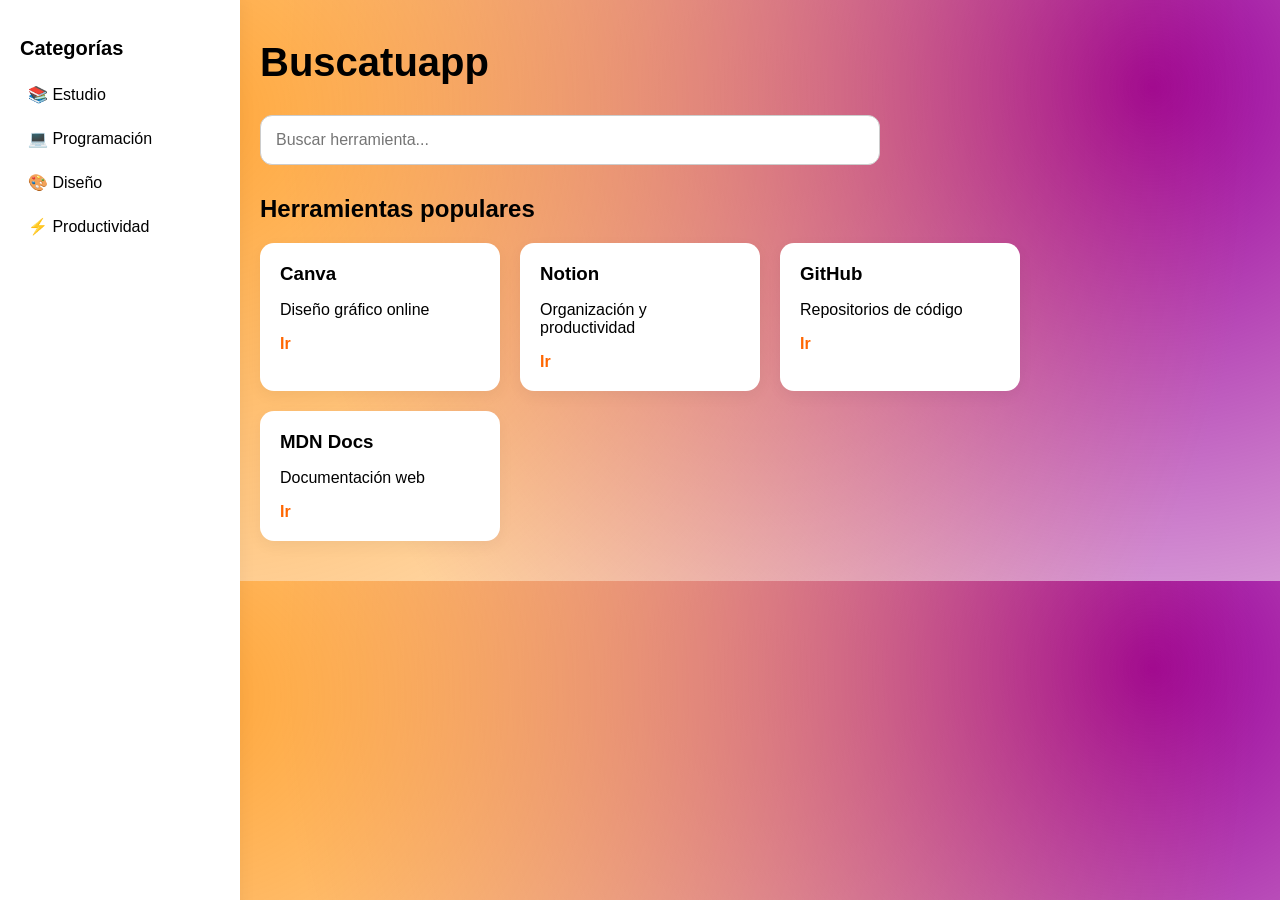
<file: 05_web/buscatuapp/index.html>
<!DOCTYPE html>
<html lang="es">
<head>
    <meta charset="UTF-8">
    <title>Buscatuapp</title>

    <!-- Conexión con CSS -->
    <link rel="stylesheet" href="styles.css">
</head>

<body>

    <div class="sidebar">
        <h2>Categorías</h2>
        <ul>
            <li>📚 Estudio</li>
            <li>💻 Programación</li>
            <li>🎨 Diseño</li>
            <li>⚡ Productividad</li>
        </ul>
    </div>

    <div class="main">
        <div class="title">Buscatuapp</div>

        <div class="search-container">
            <input type="text" placeholder="Buscar herramienta...">
        </div>

        <h2>Herramientas populares</h2>

        <div class="cards">

            <div class="card">
                <h3>Canva</h3>
                <p>Diseño gráfico online</p>
                <a href="https://www.canva.com" target="_blank">Ir</a>
            </div>

            <div class="card">
                <h3>Notion</h3>
                <p>Organización y productividad</p>
                <a href="https://www.notion.so" target="_blank">Ir</a>
            </div>

            <div class="card">
                <h3>GitHub</h3>
                <p>Repositorios de código</p>
                <a href="https://github.com" target="_blank">Ir</a>
            </div>

            <div class="card">
                <h3>MDN Docs</h3>
                <p>Documentación web</p>
                <a href="https://developer.mozilla.org" target="_blank">Ir</a>
            </div>

        </div>
    </div>

</body>
</html>
</file>
<file: 05_web/buscatuapp/styles.css>
/* Reset básico */
body {
    margin: 0;
    font-family: Arial, Helvetica, sans-serif;

    /* Fondo base */
    background: linear-gradient(120deg, #fdfcfb, #f5f5f5);

     /* Glow naranja y morado */
    background-image: radial-gradient(circle at 15% 20%, rgba(255, 140, 0, 0.767), transparent 90%),
                      radial-gradient(circle at 90% 15%, rgba(154, 0, 154), transparent 70%);
}

/* Sidebar */
.sidebar {
    position: fixed;
    width: 200px;
    height: 100vh;
    background: #ffffff;
    padding: 20px;
    box-shadow: 2px 0 15px rgba(0,0,0,0.05);
    transition: all 0.3s ease;
}

.sidebar h2 {
    font-size: 20px;
    margin-bottom: 20px;
}

/* Lista sidebar */
.sidebar ul {
    list-style: none;
    padding: 0;
}

.sidebar li {
    margin: 15px 0;
    cursor: pointer;
    transition: all 0.25s ease;
    padding: 5px 8px;
    border-radius: 8px;
}

/* 🔥 HOVER SIDEBAR */
.sidebar li:hover {
    background: rgba(255, 102, 0, 0.08);
    color: #ff6600;
    transform: translateX(5px);
}

/* Contenido principal */
.main {
    margin-left: 220px;
    padding: 40px;
}

/* Título */
.title {
    font-size: 40px;
    font-weight: bold;
    margin-bottom: 10px;
}

/* Buscador */
.search-container {
    margin: 30px 0;
}

.search-container input {
    width: 60%;
    padding: 15px;
    border-radius: 12px;
    border: 1px solid #ccc;
    font-size: 16px;

    transition: all 0.3s ease;
}

/* 🔥 FOCUS INPUT */
.search-container input:focus {
    outline: none;
    border: 1px solid #ff6600;
    box-shadow: 0 0 12px rgba(255, 102, 0, 0.2);
    transform: scale(1.01);
}

/* Cards */
.cards {
    display: flex;
    gap: 20px;
    flex-wrap: wrap;
}

/* Card base */
.card {
    background: white;
    padding: 20px;
    border-radius: 14px;
    width: 200px;

    box-shadow: 0 5px 15px rgba(0,0,0,0.05);

    transition: all 0.25s ease;
    cursor: pointer;
}

/* 🔥 HOVER CARD PRO */
.card:hover {
    transform: translateY(-8px) scale(1.02);
    box-shadow: 0 15px 30px rgba(0,0,0,0.1);
}

/* 🔥 CLICK EFFECT */
.card:active {
    transform: scale(0.97);
}

/* Título card */
.card h3 {
    margin: 0 0 10px 0;
}

/* Link */
.card a {
    text-decoration: none;
    color: #ff6600;
    font-weight: bold;
    transition: all 0.2s ease;
}

/* 🔥 HOVER LINK */
.card a:hover {
    text-decoration: underline;
    opacity: 0.8;
}
</file>
